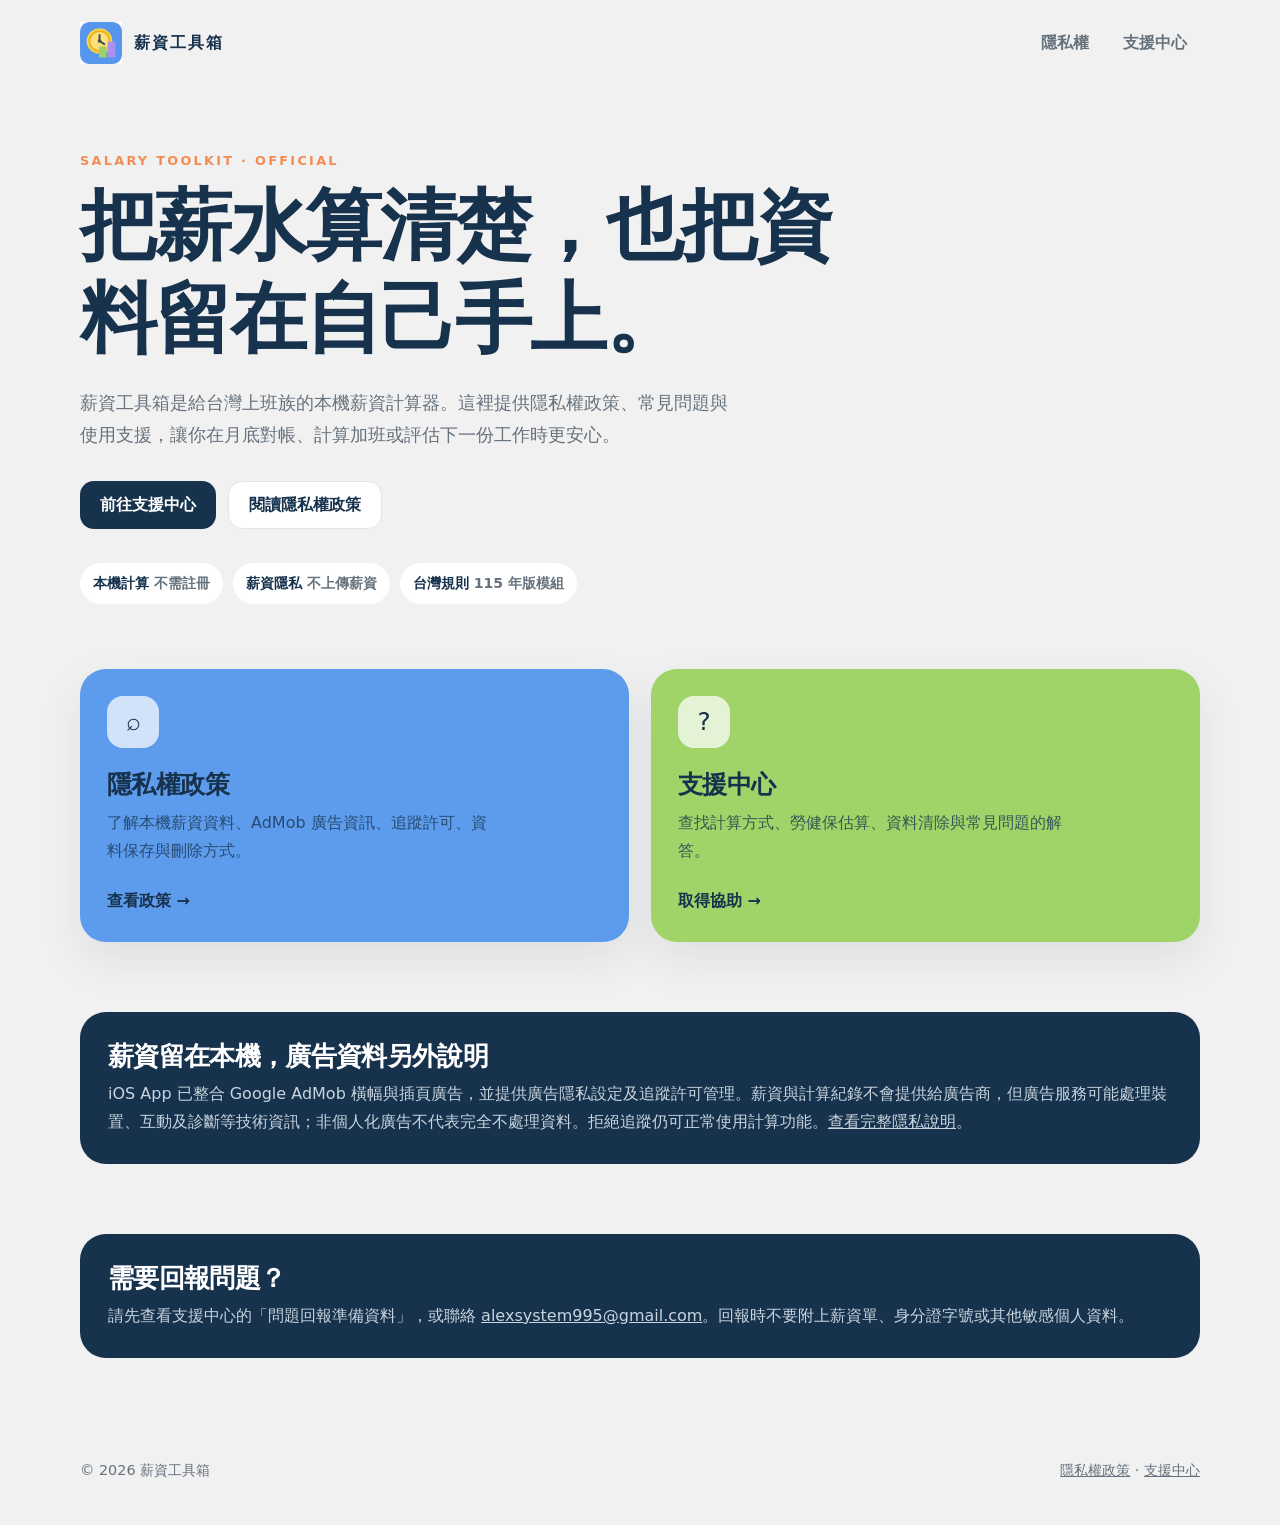
<file: index.html>
<!doctype html>
<html lang="zh-Hant-TW">
<head>
  <meta charset="utf-8">
  <meta name="viewport" content="width=device-width, initial-scale=1">
  <meta name="theme-color" content="#17324D">
  <meta name="description" content="薪資工具箱官方隱私權政策與支援中心。">
  <link rel="icon" href="salary-toolkit-icon.png" type="image/png">
  <link rel="stylesheet" href="styles.css">
  <title>薪資工具箱｜隱私權與支援中心</title>
</head>
<body>
  <a class="skip-link" href="#main">跳到主要內容</a>
  <header class="site-header">
    <nav class="nav" aria-label="主要導覽">
      <a class="brand" href="index.html"><img src="salary-toolkit-icon.png" alt=""><span>薪資工具箱</span></a>
      <div class="nav-links"><a href="privacy.html">隱私權</a><a href="support.html">支援中心</a></div>
    </nav>
  </header>
  <main id="main">
    <section class="hero">
      <p class="eyebrow">SALARY TOOLKIT · OFFICIAL</p>
      <h1>把薪水算清楚，也把資料留在自己手上。</h1>
      <p class="hero-copy">薪資工具箱是給台灣上班族的本機薪資計算器。這裡提供隱私權政策、常見問題與使用支援，讓你在月底對帳、計算加班或評估下一份工作時更安心。</p>
      <div class="button-row"><a class="button" href="support.html">前往支援中心</a><a class="button secondary" href="privacy.html">閱讀隱私權政策</a></div>
      <div class="trust-strip" aria-label="產品特色"><span class="trust-chip"><strong>本機計算</strong> 不需註冊</span><span class="trust-chip"><strong>薪資隱私</strong> 不上傳薪資</span><span class="trust-chip"><strong>台灣規則</strong> 115 年版模組</span></div>
    </section>
    <section class="page-shell resource-grid" aria-label="資源入口">
      <a class="resource-card blue" href="privacy.html"><div><div class="resource-icon" aria-hidden="true">⌕</div><h2>隱私權政策</h2><p>了解本機薪資資料、AdMob 廣告資訊、追蹤許可、資料保存與刪除方式。</p></div><span class="resource-link">查看政策 →</span></a>
      <a class="resource-card green" href="support.html"><div><div class="resource-icon" aria-hidden="true">?</div><h2>支援中心</h2><p>查找計算方式、勞健保估算、資料清除與常見問題的解答。</p></div><span class="resource-link">取得協助 →</span></a>
    </section>
    <section class="page-shell feature-band"><h2>薪資留在本機，廣告資料另外說明</h2><p>iOS App 已整合 Google AdMob 橫幅與插頁廣告，並提供廣告隱私設定及追蹤許可管理。薪資與計算紀錄不會提供給廣告商，但廣告服務可能處理裝置、互動及診斷等技術資訊；非個人化廣告不代表完全不處理資料。拒絕追蹤仍可正常使用計算功能。<a href="privacy.html">查看完整隱私說明</a>。</p></section>
    <section class="page-shell feature-band"><h2>需要回報問題？</h2><p>請先查看支援中心的「問題回報準備資料」，或聯絡 <a href="mailto:alexsystem995@gmail.com">alexsystem995@gmail.com</a>。回報時不要附上薪資單、身分證字號或其他敏感個人資料。</p></section>
  </main>
  <footer class="site-footer"><div class="footer-inner"><span>© 2026 薪資工具箱</span><span><a href="privacy.html">隱私權政策</a> · <a href="support.html">支援中心</a></span></div></footer>
</body>
</html>
</file>
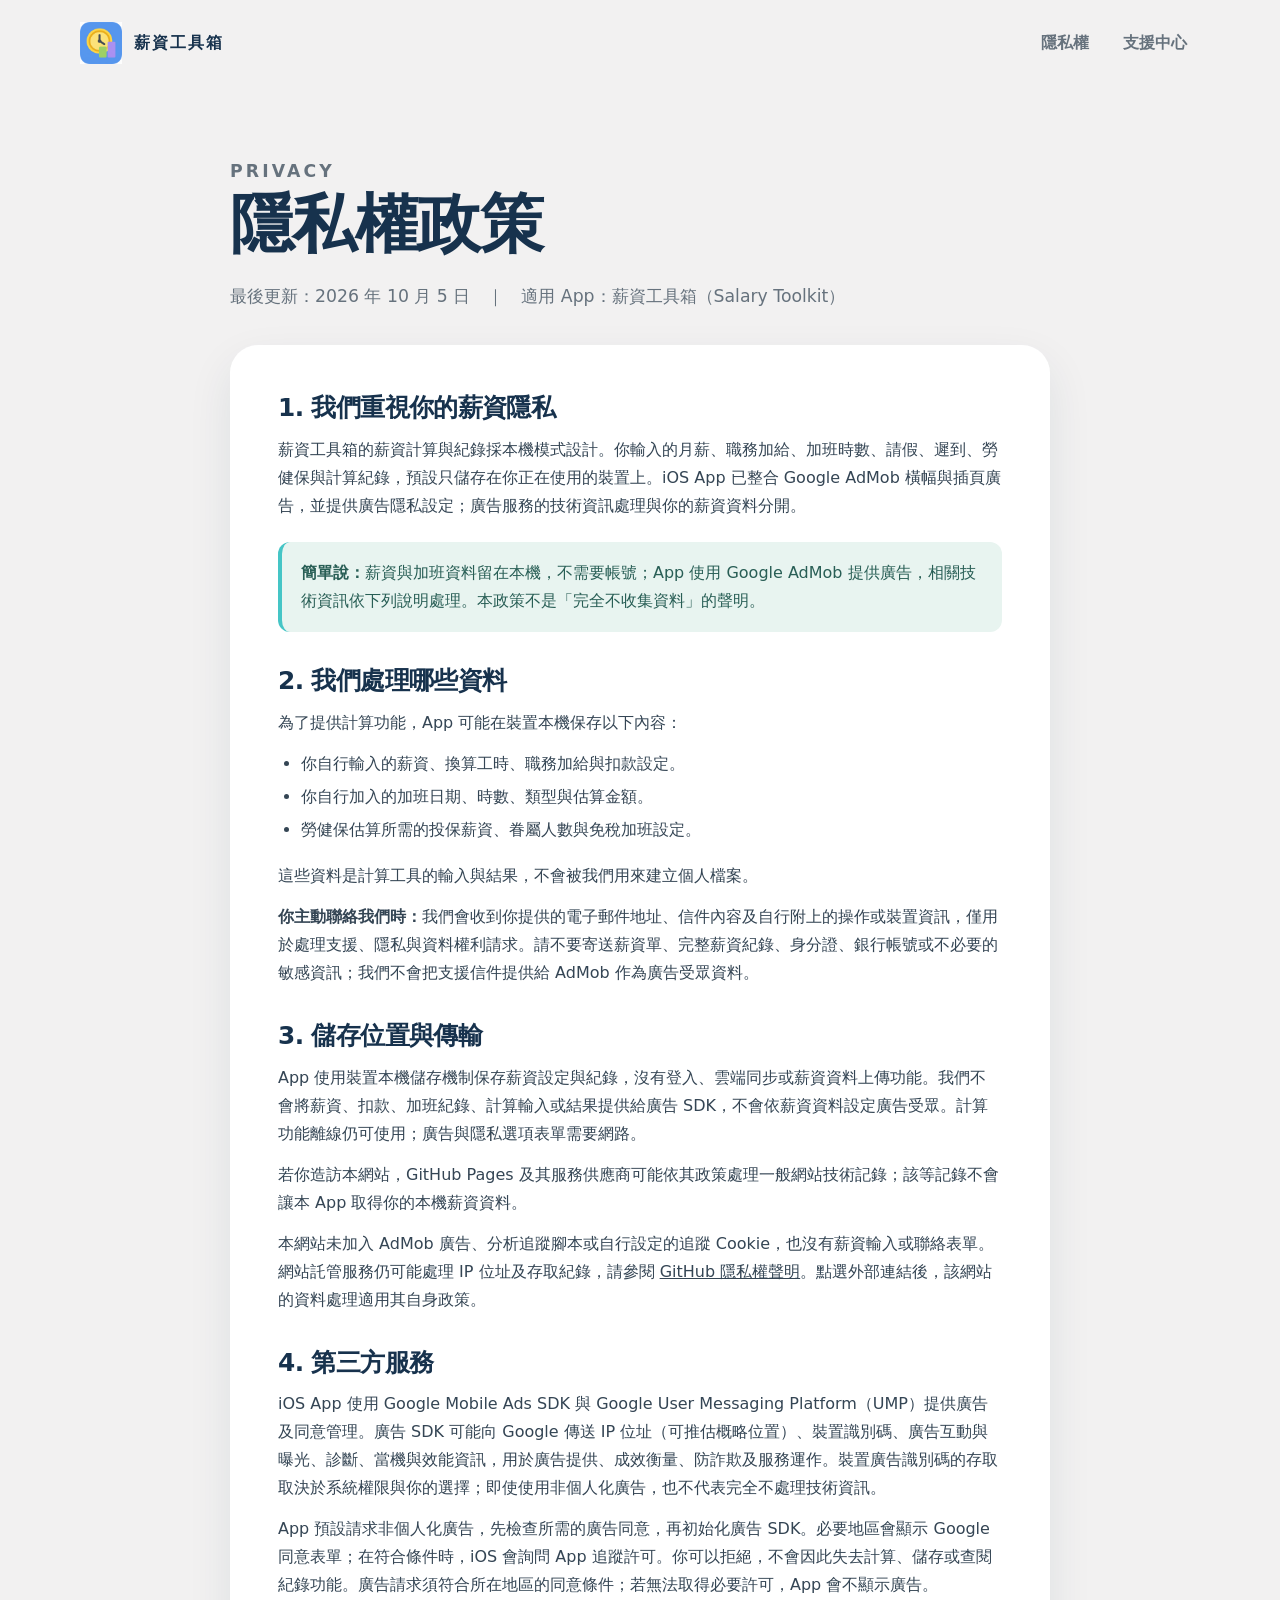
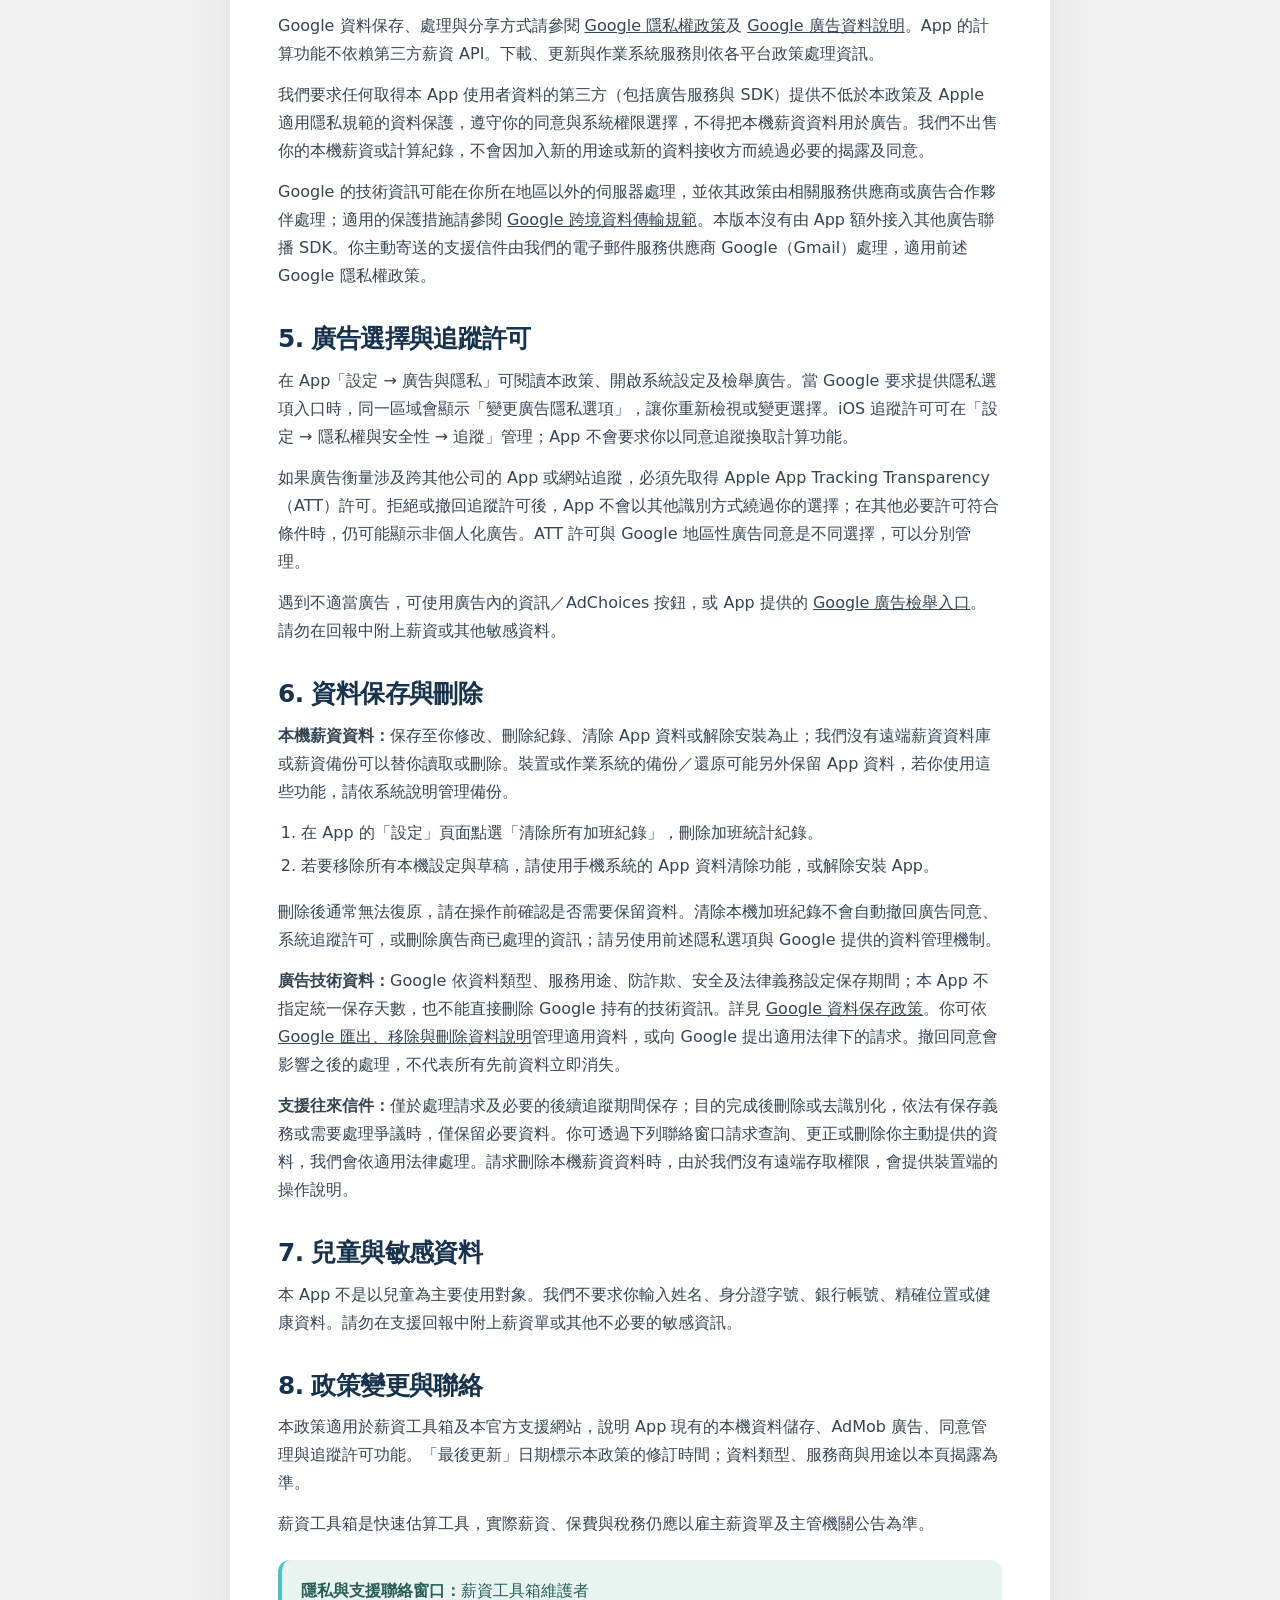
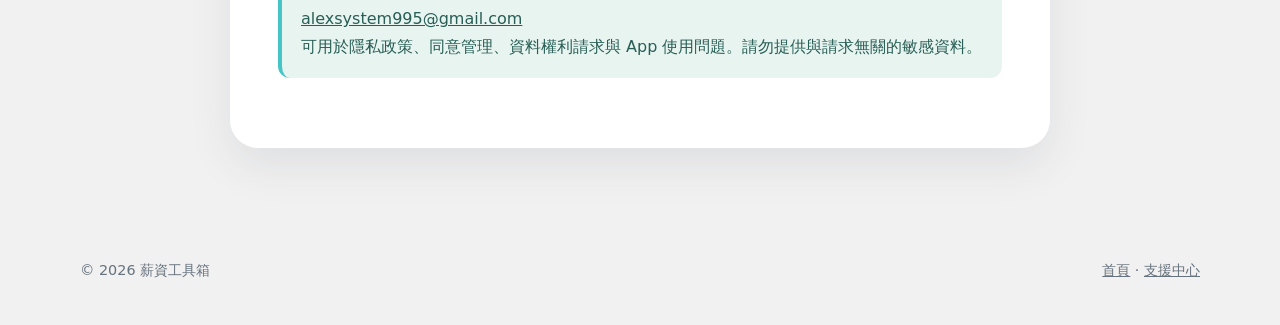
<file: privacy.html>
<!doctype html>
<html lang="zh-Hant-TW">
<head>
  <meta charset="utf-8">
  <meta name="viewport" content="width=device-width, initial-scale=1">
  <meta name="theme-color" content="#17324D">
  <meta name="description" content="薪資工具箱隱私權政策：薪資留在本機、AdMob 廣告資料處理、同意與追蹤許可管理。">
  <link rel="icon" href="salary-toolkit-icon.png" type="image/png">
  <link rel="stylesheet" href="styles.css">
  <title>隱私權政策｜薪資工具箱</title>
</head>
<body>
  <a class="skip-link" href="#main">跳到主要內容</a>
  <header class="site-header"><nav class="nav" aria-label="主要導覽"><a class="brand" href="index.html"><img src="salary-toolkit-icon.png" alt=""><span>薪資工具箱</span></a><div class="nav-links"><a href="privacy.html" aria-current="page">隱私權</a><a href="support.html">支援中心</a></div></nav></header>
  <main id="main" class="page-shell article">
    <header class="article-head"><p class="eyebrow">PRIVACY</p><h1>隱私權政策</h1><p>最後更新：2026 年 10 月 5 日　｜　適用 App：薪資工具箱（Salary Toolkit）</p></header>
    <article class="article-card">
      <h2>1. 我們重視你的薪資隱私</h2>
      <p>薪資工具箱的薪資計算與紀錄採本機模式設計。你輸入的月薪、職務加給、加班時數、請假、遲到、勞健保與計算紀錄，預設只儲存在你正在使用的裝置上。iOS App 已整合 Google AdMob 橫幅與插頁廣告，並提供廣告隱私設定；廣告服務的技術資訊處理與你的薪資資料分開。</p>
      <div class="callout"><strong>簡單說：</strong>薪資與加班資料留在本機，不需要帳號；App 使用 Google AdMob 提供廣告，相關技術資訊依下列說明處理。本政策不是「完全不收集資料」的聲明。</div>

      <h2>2. 我們處理哪些資料</h2>
      <p>為了提供計算功能，App 可能在裝置本機保存以下內容：</p>
      <ul><li>你自行輸入的薪資、換算工時、職務加給與扣款設定。</li><li>你自行加入的加班日期、時數、類型與估算金額。</li><li>勞健保估算所需的投保薪資、眷屬人數與免稅加班設定。</li></ul>
      <p>這些資料是計算工具的輸入與結果，不會被我們用來建立個人檔案。</p>
      <p><strong>你主動聯絡我們時：</strong>我們會收到你提供的電子郵件地址、信件內容及自行附上的操作或裝置資訊，僅用於處理支援、隱私與資料權利請求。請不要寄送薪資單、完整薪資紀錄、身分證、銀行帳號或不必要的敏感資訊；我們不會把支援信件提供給 AdMob 作為廣告受眾資料。</p>

      <h2>3. 儲存位置與傳輸</h2>
      <p>App 使用裝置本機儲存機制保存薪資設定與紀錄，沒有登入、雲端同步或薪資資料上傳功能。我們不會將薪資、扣款、加班紀錄、計算輸入或結果提供給廣告 SDK，不會依薪資資料設定廣告受眾。計算功能離線仍可使用；廣告與隱私選項表單需要網路。</p>
      <p>若你造訪本網站，GitHub Pages 及其服務供應商可能依其政策處理一般網站技術記錄；該等記錄不會讓本 App 取得你的本機薪資資料。</p>
      <p>本網站未加入 AdMob 廣告、分析追蹤腳本或自行設定的追蹤 Cookie，也沒有薪資輸入或聯絡表單。網站託管服務仍可能處理 IP 位址及存取紀錄，請參閱 <a href="https://docs.github.com/en/site-policy/privacy-policies/github-general-privacy-statement" rel="noopener noreferrer">GitHub 隱私權聲明</a>。點選外部連結後，該網站的資料處理適用其自身政策。</p>

      <h2>4. 第三方服務</h2>
      <p>iOS App 使用 Google Mobile Ads SDK 與 Google User Messaging Platform（UMP）提供廣告及同意管理。廣告 SDK 可能向 Google 傳送 IP 位址（可推估概略位置）、裝置識別碼、廣告互動與曝光、診斷、當機與效能資訊，用於廣告提供、成效衡量、防詐欺及服務運作。裝置廣告識別碼的存取取決於系統權限與你的選擇；即使使用非個人化廣告，也不代表完全不處理技術資訊。</p>
      <p>App 預設請求非個人化廣告，先檢查所需的廣告同意，再初始化廣告 SDK。必要地區會顯示 Google 同意表單；在符合條件時，iOS 會詢問 App 追蹤許可。你可以拒絕，不會因此失去計算、儲存或查閱紀錄功能。廣告請求須符合所在地區的同意條件；若無法取得必要許可，App 會不顯示廣告。</p>
      <p>Google 資料保存、處理與分享方式請參閱 <a href="https://policies.google.com/privacy" rel="noopener noreferrer">Google 隱私權政策</a>及 <a href="https://policies.google.com/technologies/ads" rel="noopener noreferrer">Google 廣告資料說明</a>。App 的計算功能不依賴第三方薪資 API。下載、更新與作業系統服務則依各平台政策處理資訊。</p>
      <p>我們要求任何取得本 App 使用者資料的第三方（包括廣告服務與 SDK）提供不低於本政策及 Apple 適用隱私規範的資料保護，遵守你的同意與系統權限選擇，不得把本機薪資資料用於廣告。我們不出售你的本機薪資或計算紀錄，不會因加入新的用途或新的資料接收方而繞過必要的揭露及同意。</p>
      <p>Google 的技術資訊可能在你所在地區以外的伺服器處理，並依其政策由相關服務供應商或廣告合作夥伴處理；適用的保護措施請參閱 <a href="https://policies.google.com/privacy/frameworks" rel="noopener noreferrer">Google 跨境資料傳輸規範</a>。本版本沒有由 App 額外接入其他廣告聯播 SDK。你主動寄送的支援信件由我們的電子郵件服務供應商 Google（Gmail）處理，適用前述 Google 隱私權政策。</p>

      <h2>5. 廣告選擇與追蹤許可</h2>
      <p>在 App「設定 → 廣告與隱私」可閱讀本政策、開啟系統設定及檢舉廣告。當 Google 要求提供隱私選項入口時，同一區域會顯示「變更廣告隱私選項」，讓你重新檢視或變更選擇。iOS 追蹤許可可在「設定 → 隱私權與安全性 → 追蹤」管理；App 不會要求你以同意追蹤換取計算功能。</p>
      <p>如果廣告衡量涉及跨其他公司的 App 或網站追蹤，必須先取得 Apple App Tracking Transparency（ATT）許可。拒絕或撤回追蹤許可後，App 不會以其他識別方式繞過你的選擇；在其他必要許可符合條件時，仍可能顯示非個人化廣告。ATT 許可與 Google 地區性廣告同意是不同選擇，可以分別管理。</p>
      <p>遇到不適當廣告，可使用廣告內的資訊／AdChoices 按鈕，或 App 提供的 <a href="https://support.google.com/ads/troubleshooter/4578507" rel="noopener noreferrer">Google 廣告檢舉入口</a>。請勿在回報中附上薪資或其他敏感資料。</p>

      <h2>6. 資料保存與刪除</h2>
      <p><strong>本機薪資資料：</strong>保存至你修改、刪除紀錄、清除 App 資料或解除安裝為止；我們沒有遠端薪資資料庫或薪資備份可以替你讀取或刪除。裝置或作業系統的備份／還原可能另外保留 App 資料，若你使用這些功能，請依系統說明管理備份。</p>
      <ol><li>在 App 的「設定」頁面點選「清除所有加班紀錄」，刪除加班統計紀錄。</li><li>若要移除所有本機設定與草稿，請使用手機系統的 App 資料清除功能，或解除安裝 App。</li></ol>
      <p>刪除後通常無法復原，請在操作前確認是否需要保留資料。清除本機加班紀錄不會自動撤回廣告同意、系統追蹤許可，或刪除廣告商已處理的資訊；請另使用前述隱私選項與 Google 提供的資料管理機制。</p>
      <p><strong>廣告技術資料：</strong>Google 依資料類型、服務用途、防詐欺、安全及法律義務設定保存期間；本 App 不指定統一保存天數，也不能直接刪除 Google 持有的技術資訊。詳見 <a href="https://policies.google.com/technologies/retention" rel="noopener noreferrer">Google 資料保存政策</a>。你可依 <a href="https://policies.google.com/privacy#infodelete" rel="noopener noreferrer">Google 匯出、移除與刪除資料說明</a>管理適用資料，或向 Google 提出適用法律下的請求。撤回同意會影響之後的處理，不代表所有先前資料立即消失。</p>
      <p><strong>支援往來信件：</strong>僅於處理請求及必要的後續追蹤期間保存；目的完成後刪除或去識別化，依法有保存義務或需要處理爭議時，僅保留必要資料。你可透過下列聯絡窗口請求查詢、更正或刪除你主動提供的資料，我們會依適用法律處理。請求刪除本機薪資資料時，由於我們沒有遠端存取權限，會提供裝置端的操作說明。</p>

      <h2>7. 兒童與敏感資料</h2>
      <p>本 App 不是以兒童為主要使用對象。我們不要求你輸入姓名、身分證字號、銀行帳號、精確位置或健康資料。請勿在支援回報中附上薪資單或其他不必要的敏感資訊。</p>

      <h2>8. 政策變更與聯絡</h2>
      <p>本政策適用於薪資工具箱及本官方支援網站，說明 App 現有的本機資料儲存、AdMob 廣告、同意管理與追蹤許可功能。「最後更新」日期標示本政策的修訂時間；資料類型、服務商與用途以本頁揭露為準。</p>
      <p>薪資工具箱是快速估算工具，實際薪資、保費與稅務仍應以雇主薪資單及主管機關公告為準。</p>
      <div class="callout"><strong>隱私與支援聯絡窗口：</strong>薪資工具箱維護者<br><a href="mailto:alexsystem995@gmail.com">alexsystem995@gmail.com</a><br>可用於隱私政策、同意管理、資料權利請求與 App 使用問題。請勿提供與請求無關的敏感資料。</div>
    </article>
  </main>
  <footer class="site-footer"><div class="footer-inner"><span>© 2026 薪資工具箱</span><span><a href="index.html">首頁</a> · <a href="support.html">支援中心</a></span></div></footer>
</body>
</html>
</file>
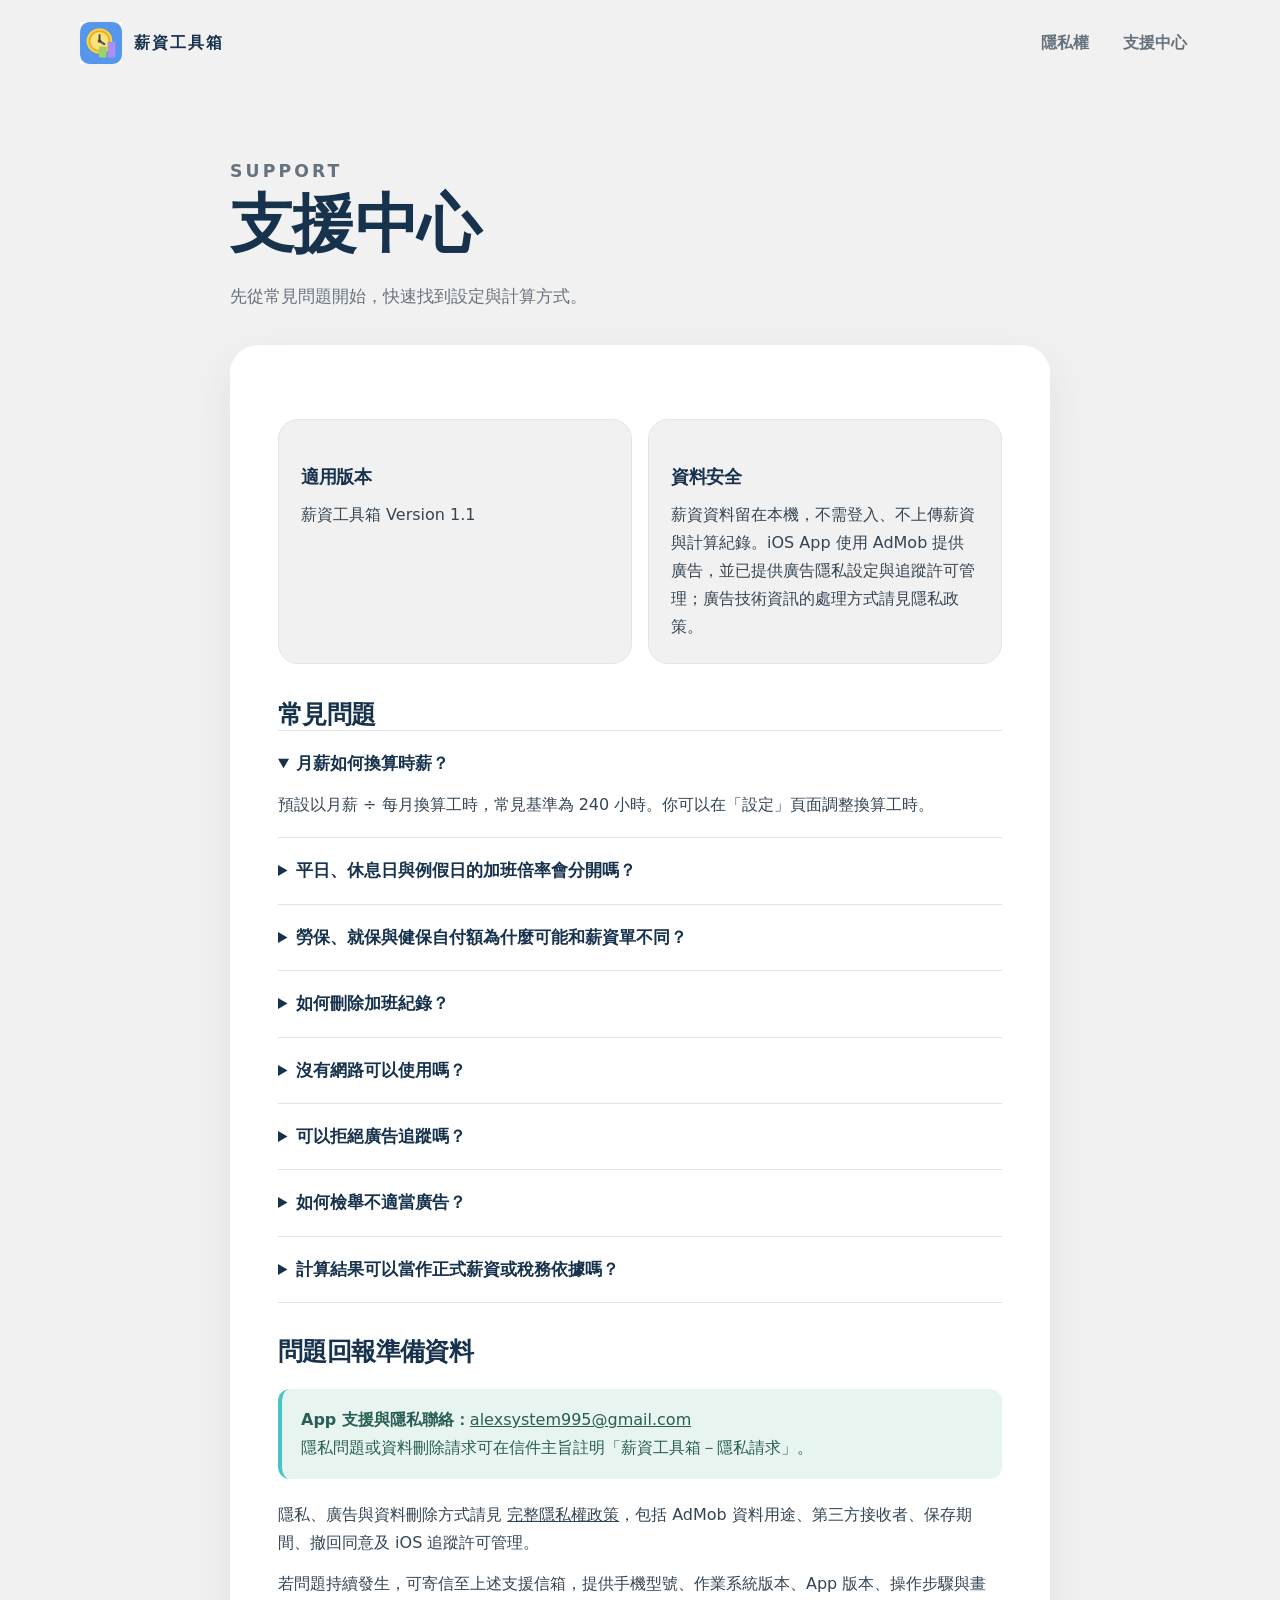
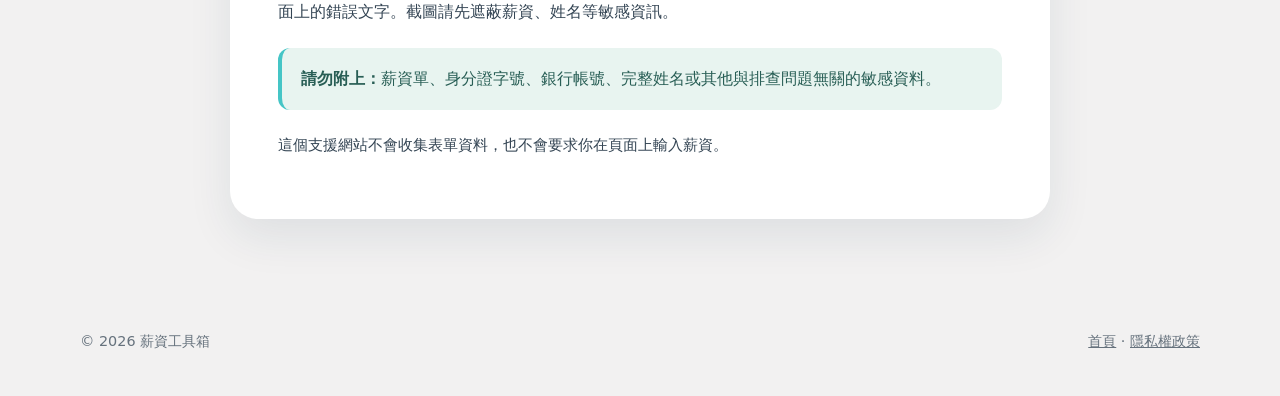
<file: support.html>
<!doctype html>
<html lang="zh-Hant-TW">
<head>
  <meta charset="utf-8">
  <meta name="viewport" content="width=device-width, initial-scale=1">
  <meta name="theme-color" content="#17324D">
  <meta name="description" content="薪資工具箱支援中心：計算說明、勞健保估算、資料清除與問題回報準備資料。">
  <link rel="icon" href="salary-toolkit-icon.png" type="image/png">
  <link rel="stylesheet" href="styles.css">
  <title>支援中心｜薪資工具箱</title>
</head>
<body>
  <a class="skip-link" href="#main">跳到主要內容</a>
  <header class="site-header"><nav class="nav" aria-label="主要導覽"><a class="brand" href="index.html"><img src="salary-toolkit-icon.png" alt=""><span>薪資工具箱</span></a><div class="nav-links"><a href="privacy.html">隱私權</a><a href="support.html" aria-current="page">支援中心</a></div></nav></header>
  <main id="main" class="page-shell article">
    <header class="article-head"><p class="eyebrow">SUPPORT</p><h1>支援中心</h1><p>先從常見問題開始，快速找到設定與計算方式。</p></header>
    <article class="article-card">
      <div class="support-grid"><section class="support-card"><h3>適用版本</h3><p>薪資工具箱 Version 1.1</p></section><section class="support-card"><h3>資料安全</h3><p>薪資資料留在本機，不需登入、不上傳薪資與計算紀錄。iOS App 使用 AdMob 提供廣告，並已提供廣告隱私設定與追蹤許可管理；廣告技術資訊的處理方式請見隱私政策。</p></section></div>
      <h2>常見問題</h2>
      <div class="faq">
        <details open><summary>月薪如何換算時薪？</summary><p>預設以月薪 ÷ 每月換算工時，常見基準為 240 小時。你可以在「設定」頁面調整換算工時。</p></details>
        <details><summary>平日、休息日與例假日的加班倍率會分開嗎？</summary><p>會。加班費試算提供平日、休息日與例假日選項；月底薪資對帳則將不同區間分開計算，方便與薪資單核對。</p></details>
        <details><summary>勞保、就保與健保自付額為什麼可能和薪資單不同？</summary><p>保費會受到投保薪資級距、眷屬人數、身分與公司制度影響。App 提供的是快速估算，請以雇主薪資單、勞保局與健保署公告為準。</p></details>
        <details><summary>如何刪除加班紀錄？</summary><p>開啟「設定」→「清除所有加班紀錄」。若要清除包含薪資設定在內的全部本機資料，請使用手機系統的 App 資料清除功能或解除安裝。</p></details>
        <details><summary>沒有網路可以使用嗎？</summary><p>可以。計算與本機紀錄不依賴雲端服務；廣告、同意表單、首次下載與更新 App 則需要網路。廣告載入失敗不影響薪資計算。</p></details>
        <details><summary>可以拒絕廣告追蹤嗎？</summary><p>可以，拒絕不影響計算功能。可至「設定 → 廣告與隱私」閱讀政策、開啟系統設定；若所在地區需要廣告隱私選項，也會顯示變更入口。App 預設請求非個人化廣告，必要許可不足時不顯示廣告。</p></details>
        <details><summary>如何檢舉不適當廣告？</summary><p>可使用廣告內的資訊／AdChoices 按鈕，橫幅旁的「檢舉廣告」，或「設定 → 廣告與隱私 → 檢舉不適當廣告」。插頁廣告的關閉按鈕由 Google 廣告 SDK 提供。</p></details>
        <details><summary>計算結果可以當作正式薪資或稅務依據嗎？</summary><p>不可以。結果是協助你快速對帳與比較的估算，不構成法律、會計或稅務意見。</p></details>
      </div>
      <h2>問題回報準備資料</h2>
      <div class="callout"><strong>App 支援與隱私聯絡：</strong><a href="mailto:alexsystem995@gmail.com">alexsystem995@gmail.com</a><br>隱私問題或資料刪除請求可在信件主旨註明「薪資工具箱－隱私請求」。</div>
      <p>隱私、廣告與資料刪除方式請見 <a href="privacy.html">完整隱私權政策</a>，包括 AdMob 資料用途、第三方接收者、保存期間、撤回同意及 iOS 追蹤許可管理。</p>
      <p>若問題持續發生，可寄信至上述支援信箱，提供手機型號、作業系統版本、App 版本、操作步驟與畫面上的錯誤文字。截圖請先遮蔽薪資、姓名等敏感資訊。</p>
      <div class="callout"><strong>請勿附上：</strong>薪資單、身分證字號、銀行帳號、完整姓名或其他與排查問題無關的敏感資料。</div>
      <p class="notice">這個支援網站不會收集表單資料，也不會要求你在頁面上輸入薪資。</p>
    </article>
  </main>
  <footer class="site-footer"><div class="footer-inner"><span>© 2026 薪資工具箱</span><span><a href="index.html">首頁</a> · <a href="privacy.html">隱私權政策</a></span></div></footer>
</body>
</html>
</file>
<file: styles.css>
:root {
  --cream: #f2f1f1;
  --paper: #ffffff;
  --ink: #17324d;
  --muted: #66727d;
  --line: #e1e5e8;
  --blue: #5d9cec;
  --green: #a0d468;
  --teal: #45c5c6;
  --lavender: #ac92ec;
  --orange: #f28c52;
  --shadow: 0 18px 45px rgba(23, 50, 77, 0.09);
}

* { box-sizing: border-box; }
html { scroll-behavior: smooth; }
body {
  margin: 0;
  color: var(--ink);
  background: var(--cream);
  font-family: "Noto Sans TC", "PingFang TC", "Microsoft JhengHei", system-ui, sans-serif;
  font-size: 16px;
  line-height: 1.75;
}
a { color: inherit; }
.skip-link { position: absolute; left: -9999px; }
.skip-link:focus { left: 1rem; top: 1rem; z-index: 10; padding: .65rem 1rem; background: var(--paper); border-radius: 10px; }
.site-header { padding: 20px 20px 0; }
.nav {
  width: min(1120px, 100%);
  margin: 0 auto;
  display: flex;
  align-items: center;
  justify-content: space-between;
  gap: 20px;
}
.brand { display: inline-flex; align-items: center; gap: 12px; text-decoration: none; font-weight: 800; letter-spacing: .12em; }
.brand img { width: 42px; height: 42px; }
.nav-links { display: flex; align-items: center; gap: 8px; }
.nav-links a { padding: 9px 13px; border-radius: 999px; color: var(--muted); text-decoration: none; font-weight: 700; }
.nav-links a:hover, .nav-links a:focus-visible { background: var(--paper); color: var(--ink); }
.hero, .page-shell { width: min(1120px, calc(100% - 40px)); margin: 0 auto; }
.hero { padding: 84px 0 65px; }
.eyebrow { margin: 0 0 8px; color: var(--orange); font-size: .8rem; font-weight: 900; letter-spacing: .18em; text-transform: uppercase; }
h1, h2, h3 { margin: 0; line-height: 1.2; letter-spacing: -.025em; }
h1 { max-width: 760px; font-size: clamp(2.45rem, 6vw, 5.1rem); }
.hero-copy { max-width: 650px; margin: 22px 0 30px; color: var(--muted); font-size: 1.15rem; }
.button-row { display: flex; flex-wrap: wrap; gap: 12px; }
.button { display: inline-flex; align-items: center; justify-content: center; min-height: 48px; padding: 0 20px; border-radius: 14px; background: var(--ink); color: var(--paper); text-decoration: none; font-weight: 800; }
.button.secondary { background: var(--paper); color: var(--ink); border: 1px solid var(--line); }
.button:hover, .button:focus-visible { transform: translateY(-1px); box-shadow: var(--shadow); }
.trust-strip { display: flex; flex-wrap: wrap; gap: 10px; margin-top: 34px; }
.trust-chip { padding: 8px 13px; border-radius: 999px; background: var(--paper); color: var(--muted); font-size: .88rem; font-weight: 700; }
.trust-chip strong { color: var(--ink); }
.resource-grid { display: grid; grid-template-columns: 1fr; gap: 18px; padding-bottom: 70px; }
.resource-card { display: flex; min-height: 235px; flex-direction: column; justify-content: space-between; padding: 26px; border-radius: 26px; background: var(--paper); box-shadow: var(--shadow); text-decoration: none; border: 1px solid transparent; }
.resource-card:hover, .resource-card:focus-visible { border-color: var(--blue); transform: translateY(-2px); }
.resource-card.blue { background: var(--blue); }
.resource-card.green { background: var(--green); }
.resource-icon { display: grid; place-items: center; width: 52px; height: 52px; border-radius: 16px; background: rgba(255,255,255,.72); font-size: 1.55rem; }
.resource-card h2 { margin-top: 22px; font-size: 1.55rem; }
.resource-card p { max-width: 38ch; margin: 10px 0 0; color: rgba(23,50,77,.76); }
.resource-link { margin-top: 22px; font-weight: 900; }
.feature-band { margin: 0 auto 70px; padding: 28px; border-radius: 26px; background: var(--ink); color: var(--paper); }
.feature-band h2 { font-size: 1.65rem; }
.feature-band p { margin: 8px 0 0; color: #c8d4de; }
.site-footer { padding: 30px 20px 42px; color: var(--muted); font-size: .9rem; }
.footer-inner { width: min(1120px, 100%); margin: 0 auto; display: flex; flex-wrap: wrap; justify-content: space-between; gap: 12px; }
.footer-inner a { color: var(--muted); }
.article { max-width: 820px; margin: 0 auto; padding: 72px 0 80px; }
.article-head { margin-bottom: 34px; }
.article-head h1 { font-size: clamp(2.2rem, 5vw, 4.1rem); }
.article-head p { margin: 18px 0 0; color: var(--muted); font-size: 1.08rem; }
.article-card { padding: clamp(22px, 5vw, 48px); border-radius: 28px; background: var(--paper); box-shadow: var(--shadow); }
.article-card h2 { margin-top: 34px; font-size: 1.55rem; }
.article-card h2:first-child { margin-top: 0; }
.article-card h3 { margin-top: 24px; font-size: 1.1rem; }
.article-card p { margin: 13px 0; color: #344554; }
.article-card ul, .article-card ol { margin: 12px 0 18px; padding-left: 1.45rem; color: #344554; }
.article-card li { margin: 5px 0; }
.callout { margin: 22px 0; padding: 17px 19px; border-left: 4px solid var(--teal); border-radius: 12px; background: #e8f4f0; color: #285e55; }
.faq { border-top: 1px solid var(--line); }
.faq details { padding: 18px 0; border-bottom: 1px solid var(--line); }
.faq summary { cursor: pointer; font-weight: 900; font-size: 1.05rem; }
.faq details p { margin-bottom: 0; }
.support-grid { display: grid; gap: 16px; margin: 26px 0 36px; }
.support-card { padding: 22px; border-radius: 20px; background: var(--cream); border: 1px solid var(--line); }
.support-card h3 { font-size: 1.15rem; }
.support-card p { margin-bottom: 0; }
.notice { color: var(--muted); font-size: .92rem; }
@media (min-width: 760px) {
  .site-header { padding-left: 32px; padding-right: 32px; }
  .hero, .page-shell { width: min(1120px, calc(100% - 64px)); }
  .resource-grid { grid-template-columns: repeat(2, 1fr); gap: 22px; }
  .support-grid { grid-template-columns: repeat(2, 1fr); }
}
@media (max-width: 520px) {
  .site-header { padding-top: 14px; }
  .nav-links a { padding: 8px 7px; font-size: .9rem; }
  .brand { font-size: .92rem; letter-spacing: .06em; }
  .brand img { width: 36px; height: 36px; }
  .hero { padding-top: 62px; }
  .hero-copy { font-size: 1.03rem; }
  .article { padding-top: 56px; }
}
</file>
